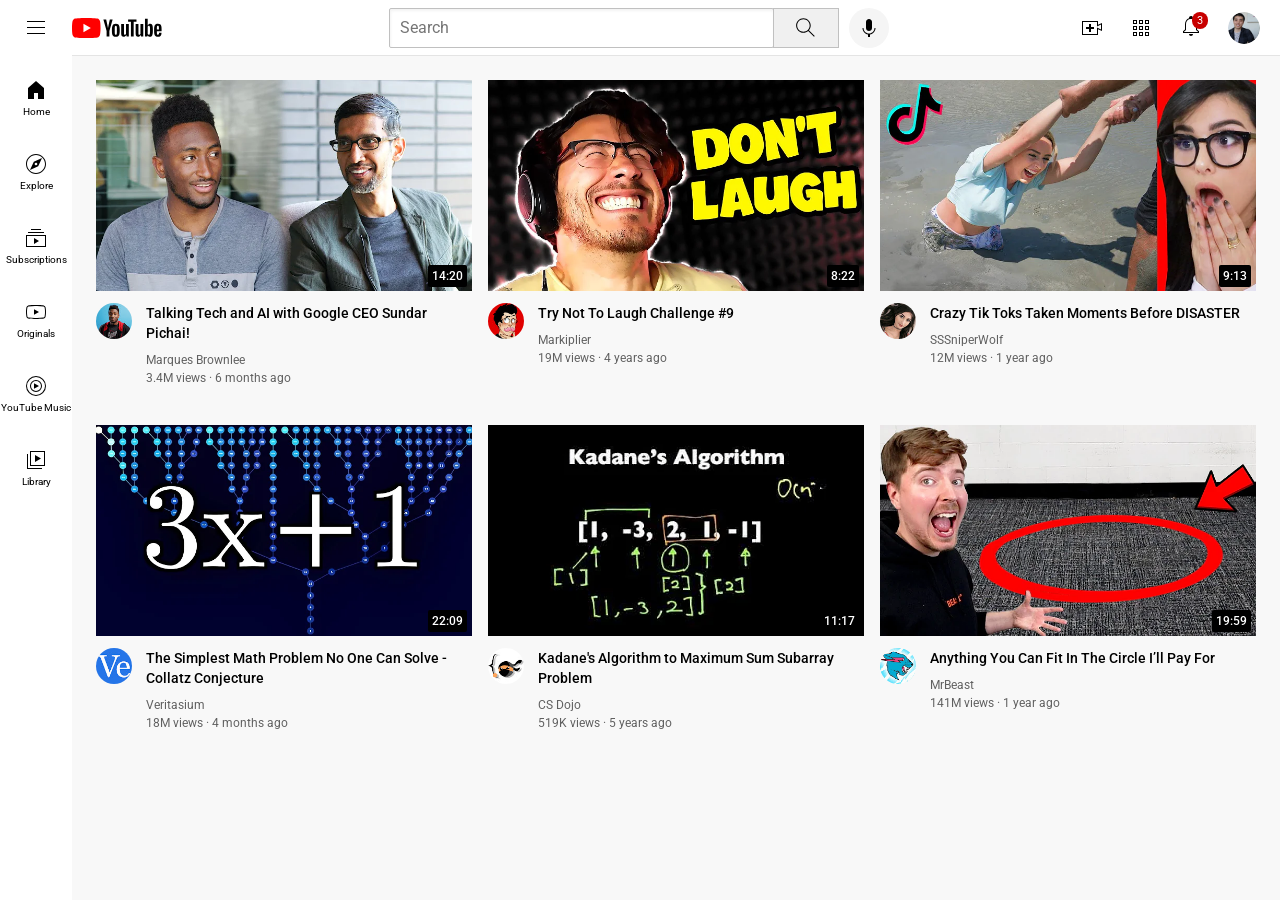
<file: index.html>
<!DOCTYPE html>
<html>
  <head>
    <title>YouTube.com Clone</title>

    <link rel="preconnect" href="https://fonts.googleapis.com">
    <link rel="preconnect" href="https://fonts.gstatic.com" crossorigin>
    <link href="https://fonts.googleapis.com/css2?family=Roboto:wght@400;500;700&display=swap" rel="stylesheet">

    <link rel="stylesheet" href="style/general.css">
    <link rel="stylesheet" href="style/header.css">
    <link rel="stylesheet" href="style/video.css">
    <link rel="stylesheet" href="style/sidebar.css">
  </head>
  <body>
    <div class="header">
      <div class="left-section">
        <img class="hamburger-menu" src="icons/hamburger-menu.svg">
        <img class="youtube-logo" src="icons/youtube-logo.svg">
      </div>
      <div class="middle-section">
        <input class="search-bar" type="text" placeholder="Search">
        <button class="search-button">
          <img class="search-icon" src="icons/search.svg">
          <div class="tooltip">Search</div>
        </button>
        <button class="voice-search-button">
          <img class="voice-search-icon" src="icons/voice-search-icon.svg">
          <div class="tooltip">Search with your voice</div>
        </button>
      </div>
      <div class="right-section">
        <div class="upload-icon-container">
          <img class="upload-icon" src="icons/upload.svg">
          <div class="tooltip">Create</div>
        </div>
        <img class="youtube-apps-icon" src="icons/youtube-apps.svg">
        <div class="notifications-icon-container">
          <img class="notifications-icon" src="icons/notifications.svg">
          <div class="notifications-count">3</div>
        </div>
        <img class="current-user-picture" src="channel-pictures/my-channel.jpeg">
      </div>
    </div>

    <div class="sidebar">
      <div class="sidebar-link">
        <img src="icons/home.svg">
        <div>Home</div>
      </div>
      <div class="sidebar-link">
        <img src="icons/explore.svg">
        <div>Explore</div>
      </div>
      <div class="sidebar-link">
        <img src="icons/subscriptions.svg">
        <div>Subscriptions</div>
      </div>
      <div class="sidebar-link">
        <img src="icons/originals.svg">
        <div>Originals</div>
      </div>
      <div class="sidebar-link">
        <img src="icons/youtube-music.svg">
        <div>YouTube Music</div>
      </div>
      <div class="sidebar-link">
        <img src="icons/library.svg">
        <div>Library</div>
      </div>
    </div>

    <div class="video-grid">
      <div class="video-preview">
        <div class="thumbnail-row">
          <img class="thumbnail" src="thumbnail/thumbnail-1.webp">
          <div class="video-time">14:20</div>
        </div>
        <div class="video-info-grid">
          <div class="channel-picture">
            <img class="profile-picture" src="channel-pictures/channel-1.jpeg">
          </div>
          <div class="video-info">
            <p class="video-title">
              Talking Tech and AI with Google CEO Sundar Pichai!
            </p>
            <p class="video-author">
              Marques Brownlee
            </p>
            <p class="video-stats">
              3.4M views &#183; 6 months ago
            </p>
          </div>
        </div>
      </div>

      <div class="video-preview">
        <div class="thumbnail-row">
          <img class="thumbnail" src="thumbnail/thumbnail-2.webp">
          <div class="video-time">8:22</div>
        </div>
        <div class="video-info-grid">
          <div class="channel-picture">
            <img class="profile-picture" src="channel-pictures/channel-2.jpeg">
          </div>
          <div class="video-info">
            <p class="video-title">
              Try Not To Laugh Challenge #9
            </p>
            <p class="video-author">
              Markiplier
            </p>
            <p class="video-stats">
              19M views &#183; 4 years ago
            </p>
          </div>
        </div>
      </div>

      <div class="video-preview">
        <div class="thumbnail-row">
          <img class="thumbnail" src="thumbnail/thumbnail-3.webp">
          <div class="video-time">9:13</div>
        </div>
        <div class="video-info-grid">
          <div class="channel-picture">
            <img class="profile-picture" src="channel-pictures/channel-3.jpeg">
          </div>
          <div class="video-info">
            <p class="video-title">
              Crazy Tik Toks Taken Moments Before DISASTER
            </p>
            <p class="video-author">
              SSSniperWolf
            </p>
            <p class="video-stats">
              12M views &#183; 1 year ago
            </p>
          </div>
        </div>
      </div>

      <div class="video-preview">
        <div class="thumbnail-row">
          <img class="thumbnail" src="thumbnail/thumbnail-4.webp">
          <div class="video-time">22:09</div>
        </div>
        <div class="video-info-grid">
          <div class="channel-picture">
            <img class="profile-picture" src="channel-pictures/channel-4.jpeg">
          </div>
          <div class="video-info">
            <p class="video-title">
              The Simplest Math Problem No One Can Solve - Collatz Conjecture
            </p>
            <p class="video-author">
              Veritasium
            </p>
            <p class="video-stats">
              18M views &#183; 4 months ago
            </p>
          </div>
        </div>
      </div>

      <div class="video-preview">
        <div class="thumbnail-row">
          <img class="thumbnail" src="thumbnail/thumbnail-5.webp">
          <div class="video-time">11:17</div>
        </div>
        <div class="video-info-grid">
          <div class="channel-picture">
            <img class="profile-picture" src="channel-pictures/channel-5.jpeg">
          </div>
          <div class="video-info">
            <p class="video-title">
              Kadane's Algorithm to Maximum Sum Subarray Problem
            </p>
            <p class="video-author">
              CS Dojo
            </p>
            <p class="video-stats">
              519K views &#183; 5 years ago
            </p>
          </div>
        </div>
      </div>

      <div class="video-preview">
        <div class="thumbnail-row">
          <img class="thumbnail" src="thumbnail/thumbnail-6.webp">
          <div class="video-time">19:59</div>
        </div>
        <div class="video-info-grid">
          <div class="channel-picture">
            <img class="profile-picture" src="channel-pictures/channel-6.jpeg">
          </div>
          <div class="video-info">
            <p class="video-title">
              Anything You Can Fit In The Circle I’ll Pay For
            </p>
            <p class="video-author">
              MrBeast
            </p>
            <p class="video-stats">
              141M views &#183; 1 year ago
            </p>
          </div>
        </div>
      </div>
    </div>
  </body>
</html
</file>
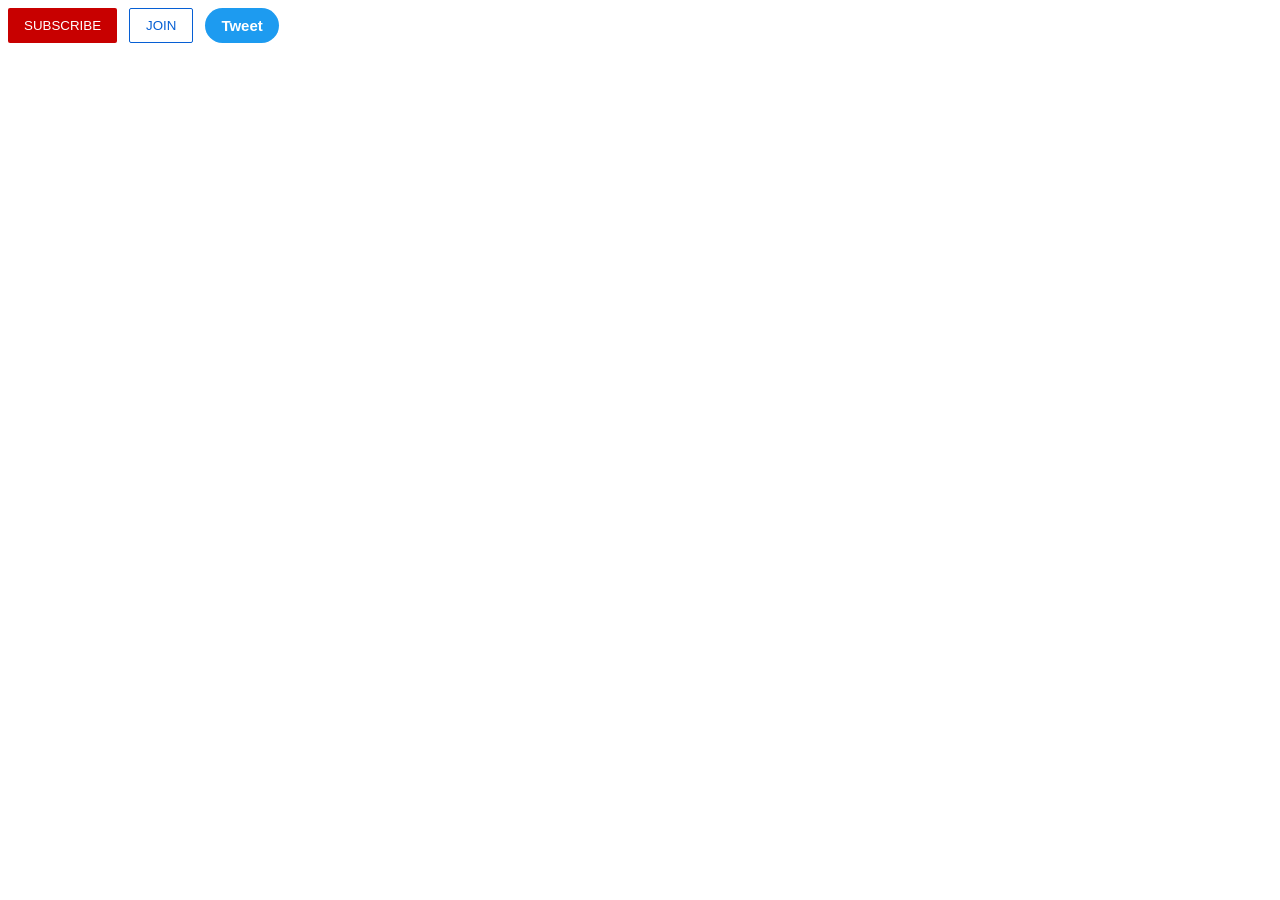
<file: intro-to-html/buttons.html>
<!DOCTYPE html>
 <html>
  <head>
    <title>
      buttons practice
    </title>
    <link rel="stylesheet" href="styles/buttons.css">
  </head>
    <body>
      <button class="subscribe-button">
        SUBSCRIBE
      </button>

      <button class="join-button">
        JOIN
      </button>

      <button class="tweet-button">
       Tweet
      </button>

    
    </body>

</html>
</file>
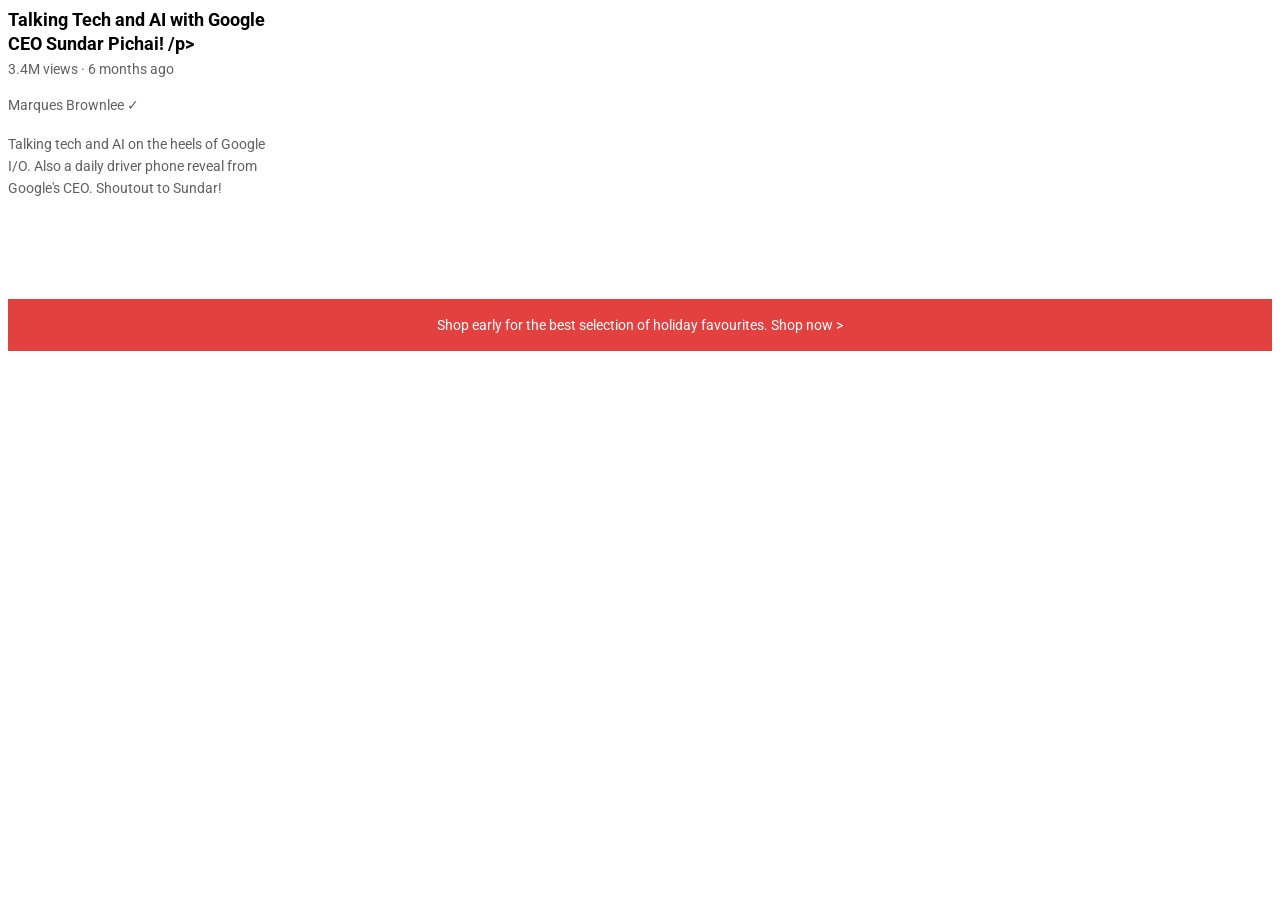
<file: intro-to-html/text.html>
<!DOCTYPE html>
<html>
<head>
  <title>text practice</title>
  <link rel="stylesheet" href="styles/text.css">
  <link rel="preconnect" href="https://fonts.googleapis.com">
<link rel="preconnect" href="https://fonts.gstatic.com" crossorigin>
<link href="https://fonts.googleapis.com/css2?family=Roboto:ital,wght@0,700;1,400&display=swap" rel="stylesheet">
</head>
  <body>
    <p class="video-title">
      Talking Tech and AI with Google CEO Sundar Pichai!
    /p>
  
    <p class="video-stats">
      3.4M views &#183; 6 months ago
    </p>
  
    <p class="video-author">
      Marques Brownlee	&#10003;
    </p>
  
    <p class="video-description">
      Talking tech and AI on the heels of Google I/O. 
      Also a daily driver phone reveal from Google's CEO. Shoutout to Sundar!
     </p>
  
    <p class="apple-text">
      Shop early for the best selection of holiday favourites.<span class="shop-link"> Shop now 	&gt;</span> 
    </p>

  </body>
</html>
</file>
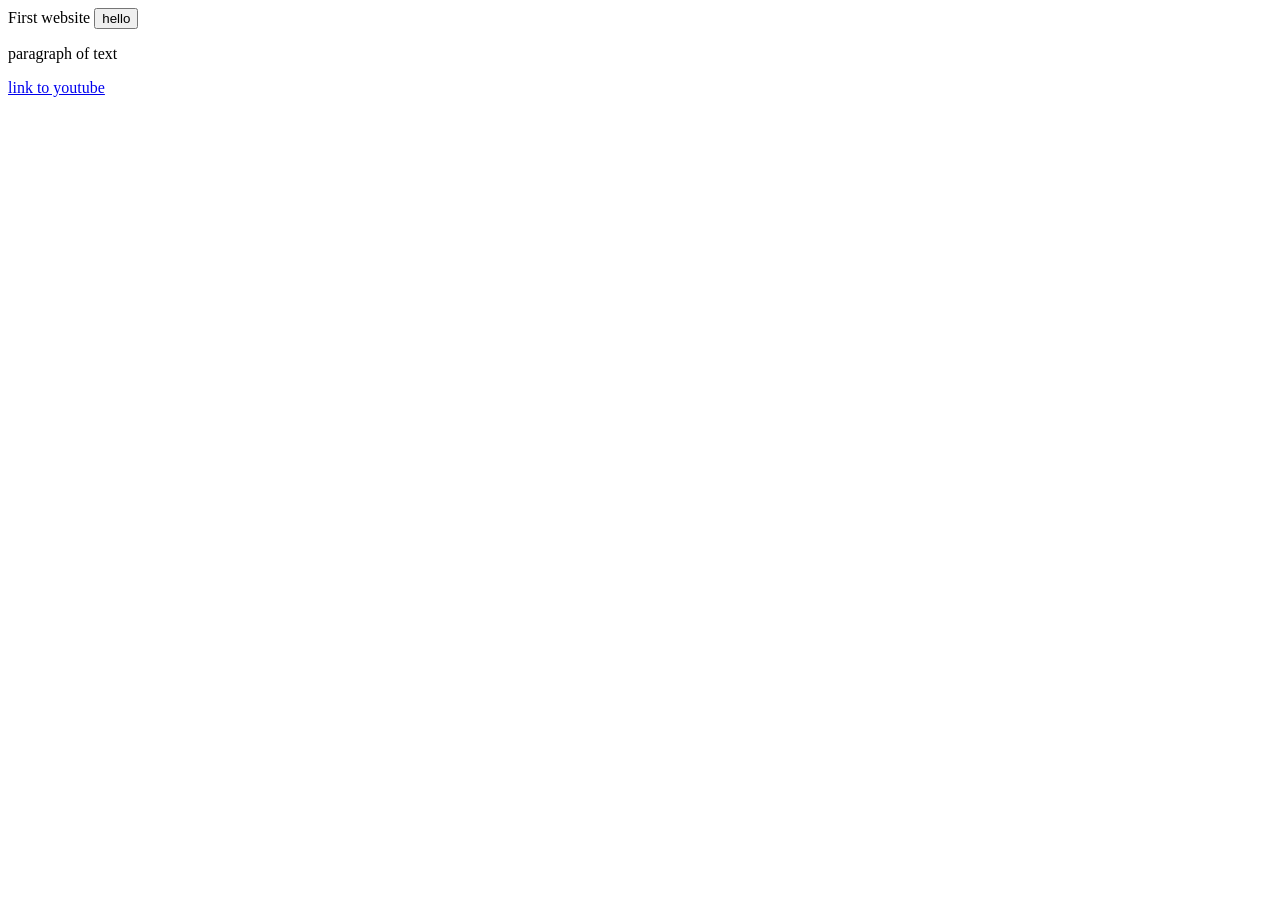
<file: intro-to-html/website.html>
<!DOCTYPE html>
<html>
<head>
  First website
</head>
<body>



<button>
  hello
</button>
<p>
  paragraph of text 
</p>

<a href="https://www.youtube.com/" target="_blank"> 
  link to youtube
</a>

</body>
</html>
</file>
<file: style/general.css>
p {
  font-family: Roboto, Arial;
  margin-top: 0;
  margin-bottom: 0;
}

body {
  margin: 0;
  padding-top: 80px;
  padding-left: 96px;
  padding-right: 24px;
  background-color: rgb(248, 248, 248);
}
</file>
<file: style/header.css>
.header {
  height: 55px;

  display: flex;
  flex-direction: row;
  justify-content: space-between;

  position: fixed;
  top: 0;
  left: 0;
  right: 0;
  z-index: 100;

  background-color: white;
  border-bottom-width: 1px;
  border-bottom-style: solid;
  border-bottom-color: rgb(228, 228, 228);
}

.left-section {
  display: flex;
  align-items: center;
}

.hamburger-menu {
  height: 24px;
  margin-left: 24px;
  margin-right: 24px;
}

.youtube-logo {
  height: 20px;
}

.middle-section {
  flex: 1;
  margin-left: 70px;
  margin-right: 35px;
  max-width: 500px;
  display: flex;
  align-items: center;
}



.search-bar {
  flex: 1;
  height: 36px;
  padding-left: 10px;
  font-size: 16px;
  border-width: 1px;
  border-style: solid;
  border-color: rgb(192, 192, 192);
  border-radius: 2px;
  box-shadow: inset 1px 2px 3px rgba(0, 0, 0, 0.05);
  width: 0;
}

.search-bar::placeholder {
  font-family: Roboto, Arial;
  font-size: 16px;
}

.search-button {
  height: 40px;
  width: 66px;
  background-color: rgb(240, 240, 240);
  border-width: 1px;
  border-style: solid;
  border-color: rgb(192, 192, 192);
  margin-left: -1px;
  margin-right: 10px;
}

.search-button,
.voice-search-button,
.upload-icon-container {
  display: flex;
  justify-content: center;
  align-items: center;
  position: relative;
}

.search-button .tooltip,
.voice-search-button .tooltip,
.upload-icon-container .tooltip {
  font-family: Roboto, Arial;
  position: absolute;
  background-color: gray;
  color: white;
  padding-top: 4px;
  padding-bottom: 4px;
  padding-left: 8px;
  padding-right: 8px;
  border-radius: 2px;
  font-size: 12px;
  bottom: -30px;
  opacity: 0;
  transition: opacity 0.15s;
  pointer-events: none;
  white-space: nowrap;
}

.search-button:hover .tooltip,
.voice-search-button:hover .tooltip,
.upload-icon-container:hover .tooltip {
  opacity: 1;
}

.search-icon {
  height: 25px;
}

.voice-search-button {
  height: 40px;
  width: 40px;
  border-radius: 20px;
  border: none;
  background-color: rgb(245, 245, 245);
}

.voice-search-icon {
  height: 24px;
}

.right-section {
  width: 180px;
  margin-right: 20px;
  display: flex;
  align-items: center;
  justify-content: space-between;
  flex-shrink: 0;
}

.upload-icon {
  height: 24px;
}

.youtube-apps-icon {
  height: 24px;
}

.notifications-icon {
  height: 24px;
}

.notifications-icon-container {
  position: relative;
}

.notifications-count {
  position: absolute;
  top: -2px;
  right: -5px;
  background-color: rgb(200, 0, 0);
  color: white;
  font-family: Roboto, Arial;
  font-size: 11px;
  padding-left: 5px;
  padding-right: 5px;
  padding-top: 2px;
  padding-bottom: 2px;
  border-radius: 10px;
}

.current-user-picture {
  height: 32px;
  border-radius: 16px;
}
</file>
<file: style/video.css>
.thumbnail {
  width: 100%;
}

.video-title {
  margin-top: 0;
  font-size: 14px;
  font-weight: 500;
  line-height: 20px;
  margin-bottom: 10px;
}

.video-info-grid {
  display: grid;
  grid-template-columns: 50px 1fr;
}

.profile-picture {
  width: 36px;
  border-radius: 50px;
}

.thumbnail-row {
  margin-bottom: 8px;
  position: relative;
}

.video-author,
.video-stats {
  font-size: 12px;
  color: rgb(96, 96, 96);
}

.video-author {
  margin-bottom: 4px;
}

.video-grid {
  display: grid;
  grid-template-columns: 1fr 1fr 1fr;
  column-gap: 16px;
  row-gap: 40px;
}

.video-time {
  font-family: Roboto, Arial;
  font-size: 12px;
  font-weight: 500;
  padding-left: 4px;
  padding-right: 4px;
  padding-top: 4px;
  padding-bottom: 4px;
  border-radius: 2px;
  background-color: black;
  color: white;
  position: absolute;
  bottom: 8px;
  right: 5px;
}
</file>
<file: style/sidebar.css>
.sidebar {
  position: fixed;
  left: 0;
  bottom: 0;
  top: 55px;
  background-color: white;
  width: 72px;
  z-index: 200;
  padding-top: 5px;
}

.sidebar-link {
  height: 74px;
  display: flex;
  justify-content: center;
  align-items: center;
  flex-direction: column;
  cursor: pointer;
}

.sidebar-link:hover {
  background-color: rgb(235, 235, 235);
}

.sidebar-link img {
  height: 24px;
  margin-bottom: 4px;
}

.sidebar-link div {
  font-family: Roboto, Arial;
  font-size: 10px;
}
</file>
<file: intro-to-html/styles/buttons.css>
.subscribe-button{
    background-color: rgb(200, 0, 0);
    color: white;
    border: none;
    border-radius: 2px;
    padding-left: 16px;
    padding-top: 10px;
    padding-right: 16px;
    padding-bottom: 10px;
    cursor: pointer;
    margin-right: 8px;
    transition: opacity 0.15s;
    vertical-align: top;
  }

  .subscribe-button:hover{
     opacity: 0.8;
  }

  .subscribe-button:active{
     opacity: 0.5;
  }

  .join-button{
    background-color: white;
    color: rgb(6, 95, 212);
    border-color: rgb(6, 95, 212);
    border-style: solid;
    border-width: 1px;
    padding-left: 16px;
    padding-top: 9px;
    padding-right: 16px;
    padding-bottom: 9px;
    border-radius: 2px;
    cursor: pointer;
    transition: background-color o.15s;
    transition: color 0.15s;
  }

  .join-button:hover{
 
    background-color:rgb(6, 95, 212);
    color: white;
  }

  .join-button:active{

  
    opacity: 0.7;
  }

  .tweet-button{
    background-color:rgb(29, 155, 240);
    color: white;
    border: none;
    padding-left: 16px;
    padding-right: 16px;
    padding-top: 9px;
    padding-bottom: 9px;
    border-radius:18px;
    font-weight: bold;
    font-size: 15px;
    cursor: pointer;
    margin-left: 8px;
    transition: box-shadow 0.15s;
    vertical-align: top;
  }

  .tweet-button:hover{
    box-shadow: 5px 5px 5px rgba(0, 0, 0, 0.15);

  }
</file>
<file: intro-to-html/styles/text.css>
p{
  font-family: Roboto;
  margin-top: 0;
  margin-bottom: 0;
}
.video-title{
 
  font-weight: bold;
  line-height: 24px;
  font-size: 18px;
  width: 280px;
  margin-bottom: 5px;
}

.video-stats{
  font-size: 14px;
  
  color: rgb(96, 96, 96);
 
  margin-bottom: 20px;
}

.video-author{
  font-size: 14px;
 
  color: rgb(96, 96, 96);

  margin-bottom: 20px;

}

.video-description{
  font-size:14px;

  color: rgb(96, 96, 96);

  width: 280px;
  line-height: 22px;
  margin-bottom: 100px;

}

.apple-text{

  font-size: 14px;
  background-color: rgb(227, 65, 64);
  color: white;
  text-align: center;
  padding-top: 18px;
  padding-bottom: 18px;
}

.shop-link{
  cursor: pointer;
}

.shop-link:hover{

  text-decoration: underline;
}
</file>
